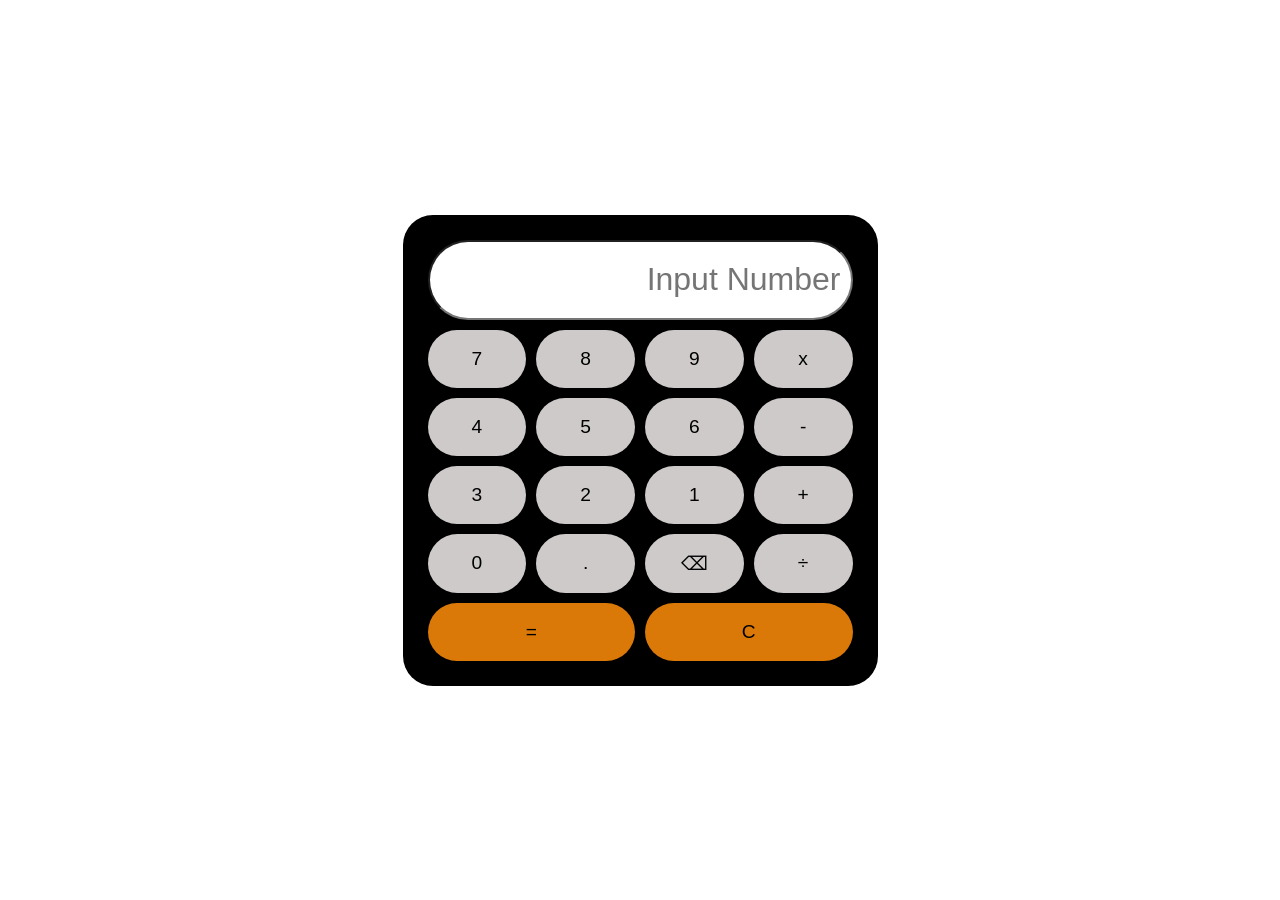
<file: jepisode/ep1.html>
<html>
    <head>
        <link rel = "stylesheet" href = "design.css"/>
    </head>
    <body>
        <div id = "calculator">
        <input id = "display" type="text" placeholder="Input Number" readonly/>
        
        <button class = "number">7</button>
        <button class = "number">8</button>
        <button class = "number">9</button>
        <button class = "number">x</button>
         
        <button class = "number">4</button>
        <button class = "number">5</button>
        <button class = "number">6</button>
        <button class = "number">-</button>

        <button class = "number">3</button>
        <button class = "number">2</button>
        <button class = "number">1</button>
        <button class = "number">+</button>

        <button class = "number">0</button>
        <button class = "number">.</button>
        <button class = "number">⌫</button>
        <button class = "number">÷</button>

        <button class = "number span-button">=</button>
        <button class = "number span-button">C</button>
        </div>


    </body>

    <script src = "script.js" ></script>
</html>
</file>
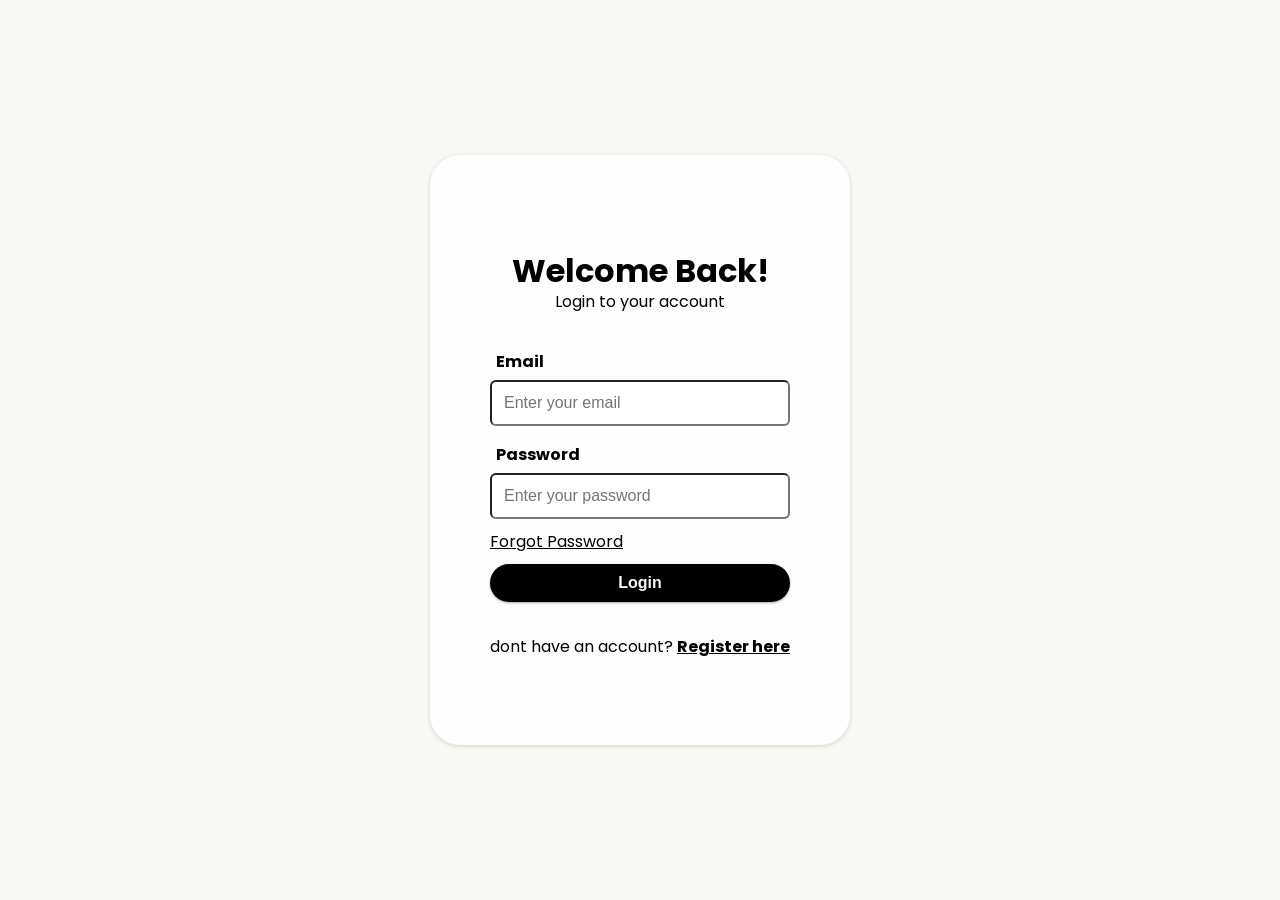
<file: lawrenceshop/login.html>
<html>
  <head>
    <meta charset="UTF-8" />
    <meta name="viewport" content="width=device-width, initial-scale=1.0" />
    <link rel="stylesheet" href="style.css" />
    <title>Lawrence Shop</title>
    <link rel="preconnect" href="https://fonts.googleapis.com" />
    <link rel="preconnect" href="https://fonts.gstatic.com" crossorigin />
    <link
      href="https://fonts.googleapis.com/css2?family=Poppins:wght@300;400;500;600;700&display=swap"
      rel="stylesheet"
    />
  </head>
  <body>
    <div class="signing">
      <div class="greetings">
        <h1>Welcome Back!</h1>
        <p>Login to your account</p>
      </div>
      <form>
        <div class="input-group">
          <label for="email">Email</label>
          <input
            id="email"
            type="email"
            placeholder="Enter your email"
            required
          />
        </div>

        <div class="input-group">
          <label for="password">Password</label>
          <input
            id="password"
            type="password"
            placeholder="Enter your password"
            required
          />
        </div>
        <a href="#forgot-password">Forgot Password</a>
        <input class="lr-button" type="submit" value="Login"/>
      </form>
     
      <div class = "rl-button">
      <p>dont have an account?
        <a class = "link" href = register.html><b>Register here</b></a>
      </p>
      
      </div>
    </div>
  </body>
  <script src = "script.js"></script>
</html>
</file>
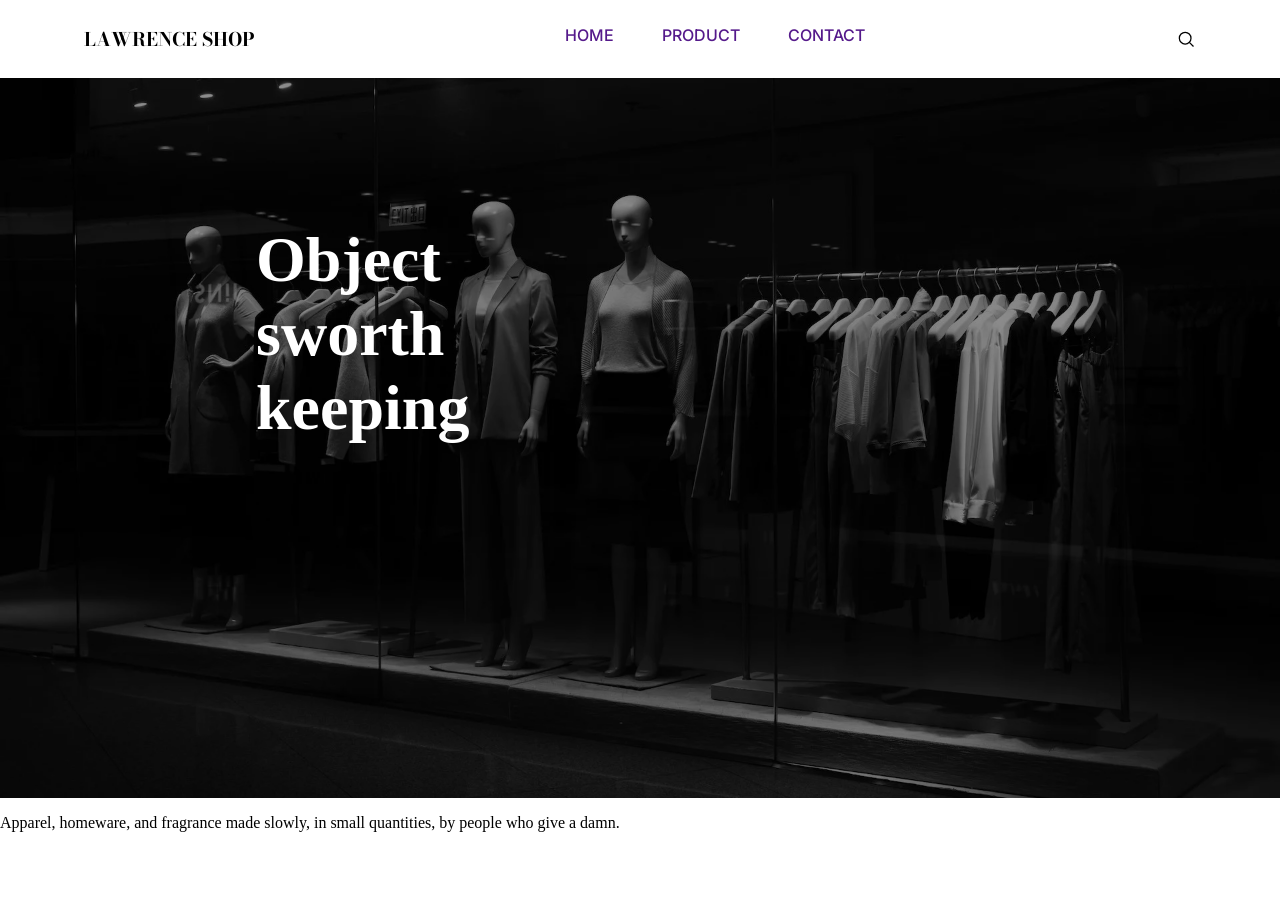
<file: lawrenceshop/prac.html>
<html lang="en">
    <head>
        <meta charset="UTF-8">
        <meta name="viewport" content="width=device-width, initial-scale=1.0"/>

        <title>Document</title>

        <link rel="stylesheet" href="prac.css"/>

        <link href="https://fonts.googleapis.com/css2?family=Bodoni+Moda:wght@400;500;600&display=swap" rel="stylesheet"/>

        <link href="https://fonts.googleapis.com/css2?family=Inter:wght@400;500;600&display=swap" rel="stylesheet"/>
    </head>

    <body>

        <div id="container">

            <h3>Lawrence Shop</h3>

            <div id="link_text">
                <a href="">Home</a>
                <a href="">Product</a>
                <a href="">Contact</a>
            </div>

            <button id="searchBtn">
                <svg width="20" height="20" viewBox="0 0 24 24" fill="none">
                    <circle 
                        cx="11" 
                        cy="11" 
                        r="7" 
                        stroke="currentColor" 
                        stroke-width="1.5"
                    />

                    <path 
                        d="M16 16L21 21" 
                        stroke="currentColor" 
                        stroke-width="1.5"
                    />
                </svg>
            </button>

        </div>


        <div id="searchBar">

            <svg width="20" height="20" viewBox="0 0 24 24" fill="none">
                <circle 
                    cx="11" 
                    cy="11" 
                    r="7" 
                    stroke="currentColor" 
                    stroke-width="1.5"
                />

                <path 
                    d="M16 16L21 21" 
                    stroke="currentColor" 
                    stroke-width="1.5"
                />+
            </svg>

            <input 
                type="text" 
                placeholder="Search products, categories..."
             />

            <span>
                <button id = "closeBtn">X</button>
            </span>
     
        </div>

        <div id = "welcome">
            <img src="2bg home.webp"/>
            <h1>Object<br>
                sworth<br>
                keeping</h1>
            
            <p>Apparel, homeware, and fragrance made slowly, in small quantities, by people who give a damn.</p>
        </div>
        

    </body>
    <script src = "scripr.js"></script>
</html>
</file>
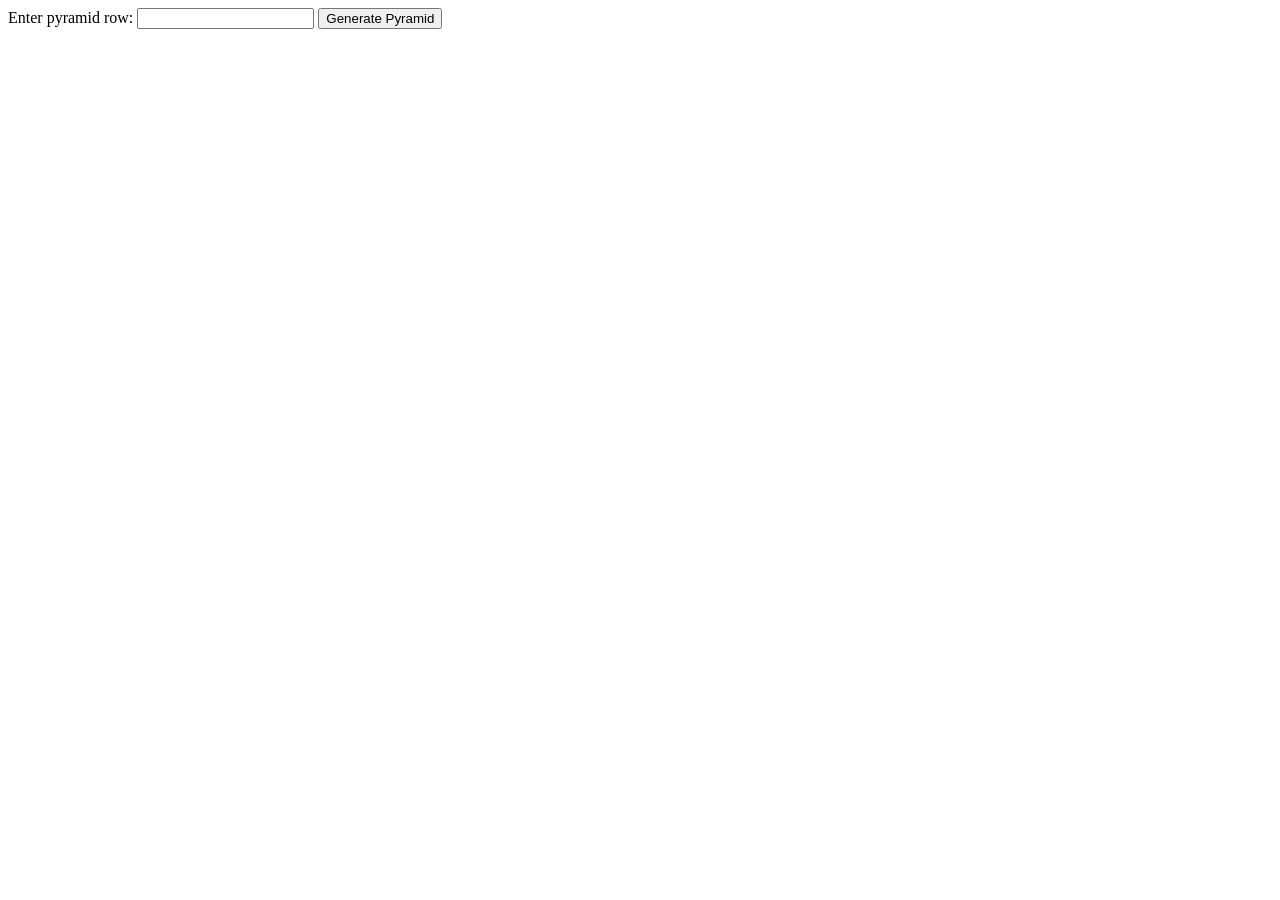
<file: lawrenceshop/pyramid.html>
<!DOCTYPE html>
<html lang="en">
<head>
    <meta charset="UTF-8">
    <title>Pyramid</title>
</head>
<body>

   

    <label for="height">Enter pyramid row:</label>
    <input type="text" id="height">

    <button id="generateBtn">Generate Pyramid</button>

    <pre id="pyramid"></pre>

    <script>
        const heightInput = document.getElementById("height");
        const generateButton = document.getElementById("generateBtn");
        const pyramidOutput = document.getElementById("pyramid");

        generateButton.addEventListener("click", function () {

            const height = Number(heightInput.value);

            if (!Number.isInteger(height) || height <= 0) {
                pyramidOutput.textContent = "Please enter a positive integer.";
                return;
            }

            let pyramid = "";

            for (let row = 1; row <= height; row++) {

                let line = "";

                for (let space = 1; space <= height - row; space++) {
                    line += " ";
                }

                for (let star = 1; star <= (2 * row - 1); star++) {
                    line += "*";
                }

                pyramid += line + "\n";
            }

            pyramidOutput.textContent = pyramid;
        });
    </script>
</body>
</html>
</file>
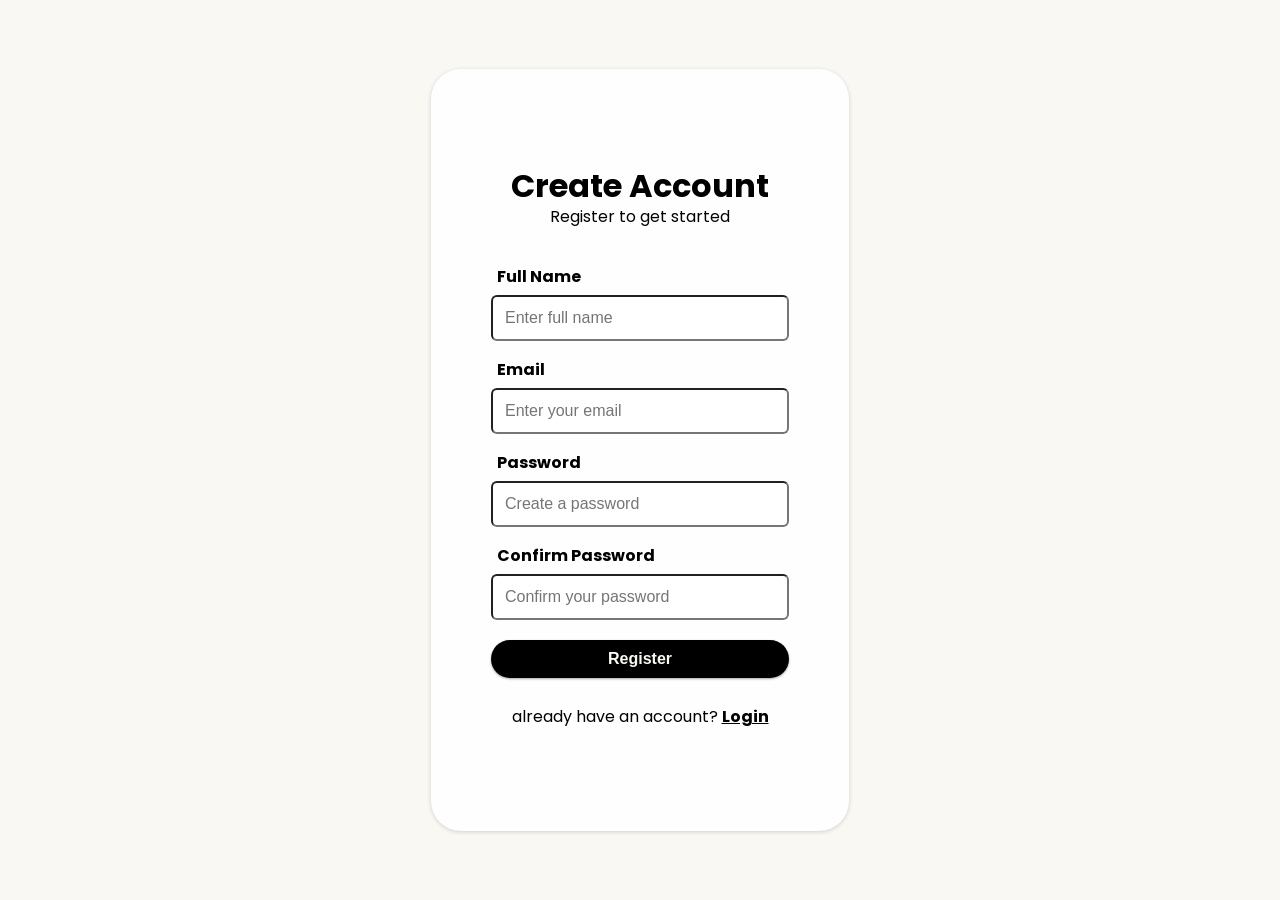
<file: lawrenceshop/register.html>
<html>
    <head>
        <meta charset="UTF-8">
        <meta name="viewport" content="width=device-width, initial-scale=1.0">
        <title>Register Account</title>
        <link rel = "stylesheet" href = "style.css"/>
        <link rel="preconnect" href="https://fonts.googleapis.com" />
    <link rel="preconnect" href="https://fonts.gstatic.com" crossorigin />
    <link
      href="https://fonts.googleapis.com/css2?family=Poppins:wght@300;400;500;600;700&display=swap"
      rel="stylesheet"
    </head>
    <body>
        <div class = "signing">
            <div class = "greetings">
                <h1>Create Account</h1>
                <p>Register to get started</p>
            </div>
            <form>
                <div class= "input-group">
                <label for = "fname">Full Name</label>
                <input id = "fname" type = "text" placeholder="Enter full name" required/>

                <label for = "register-email">Email</label>
                <input id = "register-email" type = "email" placeholder="Enter your email" required/>
                
                <label for = "register-password">Password</label>
                <input id = "register-password" type = "password" placeholder="Create a password" required/>
                
                <label for = "confirm-password">Confirm Password</label>
                <input id = "confirm-password" type = "password" placeholder = "Confirm your password" required/>
                <input class="lr-button" type="submit" value="Register"/>
            </form>
           
            <div class = "rl-button">
                <p>already have an account? 
                <a class = "link"href = "login.html">Login</a>

                </p>
            </div>
        </div>
    </body>
</html>
</file>
<file: jepisode/design.css>
body {
  margin: 0;
  height: 100vh;

  display: flex;
  justify-content: center;
  align-items: center;
}
#calculator {
  background-color: black;
  display: grid;
  grid-template-columns: repeat(4, 1fr);
  gap: 10px;
  cursor: pointer;
  padding: 25px;;
  border-radius:30px;
}

.number {
  font-size: 1.2rem;
  padding: 18px;
  border-radius: 50px;
  background-color: rgb(206, 202, 202);
  transition: 0.5s;
  border: none;
}

.number:hover {
  background-color: #646464;
}

#display {
  height: 80px;
  grid-column: span 4;
  outline: none;
  width: 100%;
  
  font-size: 2rem;
  padding: 10px;
  box-sizing: border-box;
  border-radius: 50px;
  text-align: right;
}

.span-button {
  grid-column: span 2;
  background-color: #db7908;
}

.span-button:hover {
  background-color: #925005;
}
</file>
<file: lawrenceshop/style.css>
/*login & register*/
body {
    margin:0;
    background-color: #FAF8F3;
    display: flex;
    justify-content: center;
    align-items: center;
    height:100vh;
    
    
}

.signing{
    text-decoration: none;
    border: none;
    background-color: #fffefe;
    padding:70px 60px;
    font-family: "Poppins", sans-serif;
    border-radius: 30px;
    box-shadow: rgba(0, 0, 0, 0.16) 0px 1px 4px;
    box-sizing: border-box;
}

.greetings{
    text-align: center;
    padding: 10px;
    margin: 10px;
    line-height: 10px;
    

}
label{margin:6px}

.input-group{
    display: flex;
    flex-direction: column;
    font-weight: bold;
    
    
}

input{
    width: 100%;
    font-size: 1rem;
    box-sizing: border-box;
    border-radius: 6px;
    padding:12px;
    margin-bottom: 10px;
}

a{color: black;}

.lr-button{
    display: flex;
    align-items: center;
    justify-content: center;
    font-size: 1rem;
    color: #FAF8F3;
    background-color: black;
    padding: 10px;
    width: 100%;
    box-sizing: border-box;
    transition: 0.4;
    border-radius: 20px;
    border:none;
    box-shadow: rgba(0, 0, 0, 0.12) 0px 1px 3px, rgba(0, 0, 0, 0.24) 0px 1px 2px;
    margin-top: 10px;
    font-weight: bold;
}

.lr-button:hover{
    background-color: rgb(39, 39, 39);
}

.rl-button{
    display: flex;
    flex-direction: row;
    justify-content: center;
    align-items: center;
    font-weight: normal;
}

.link{font-weight: bold;}

/*home*/

.home_body{
    background-color: white;
    margin: 0;
}
.search{
   display: flex;
    align-items: center;
    gap: 16px;
    max-width: 100%;
    box-sizing: border-box;
    padding: 0 80px;                 
    background: #f1eee9;          
    border-bottom: 1px solid #e2ddd5;

    max-height: 0;
    opacity: 0;
    overflow: hidden;
    transition: max-height .35s ease, opacity .25s ease, padding .35s ease;}
</file>
<file: lawrenceshop/prac.css>
body {
    margin: 0;
}

#container {
    display: flex;
    justify-content: space-around;
    gap: 12rem;
    margin: 25px;
}

#container h3 {
    font-family: "Bodoni Moda", serif;
    font-weight: bolder;
    margin: 0;
    padding: 0;
    text-transform: uppercase;
}

#link_text {
    display: flex;
    margin: 0;
    padding: 0;
    gap: 3rem;
}

#welcome img {
    width: 100vw;
    height: 80vh;
    position: relative;
    filter:brightness(55%);
}

#link_text a {
    font-size: clamp(0.75rem, 1.5vw, 1rem);
    text-decoration: none;
    font-family: "Inter", Helvetica, Arial, sans-serif;
    font-weight: 500;
    text-transform: uppercase;
}

#searchBtn {
    background: none;
    border: none;
    padding: 0;
    cursor: pointer;
    margin: 0;
}


/* SEARCH BAR */

#searchBar {
    display: none;
    align-items: center;
    gap: 15px;

    width: 100%;
    height: 55px;
    box-sizing: border-box;

    padding: 0 25px;

    border-top: 1px solid #ddd;
    border-bottom: 1px solid #ddd;
}

#searchBar input {
    flex: 1;

    border: none;
    outline: none;
    background: none;

    font-family: "Inter", sans-serif;
    font-size: 15px;
}

#searchBar span {
    font-family: "Inter", sans-serif;
    font-size: 10px;
    letter-spacing: 2px;
}

#welcome h1{
    color: #ffffff;
     font-size: clamp(2rem, 5vw, 5rem);
     position: absolute;
     top: 20%;
     left:20%;
}

#closeBtn{
    color: #000000;
    background-color: rgb(255, 253, 253);
    border: none;
    padding: 5px;
    font-size: large;
}

#welcome p{
    text-align: justify;
}
</file>
